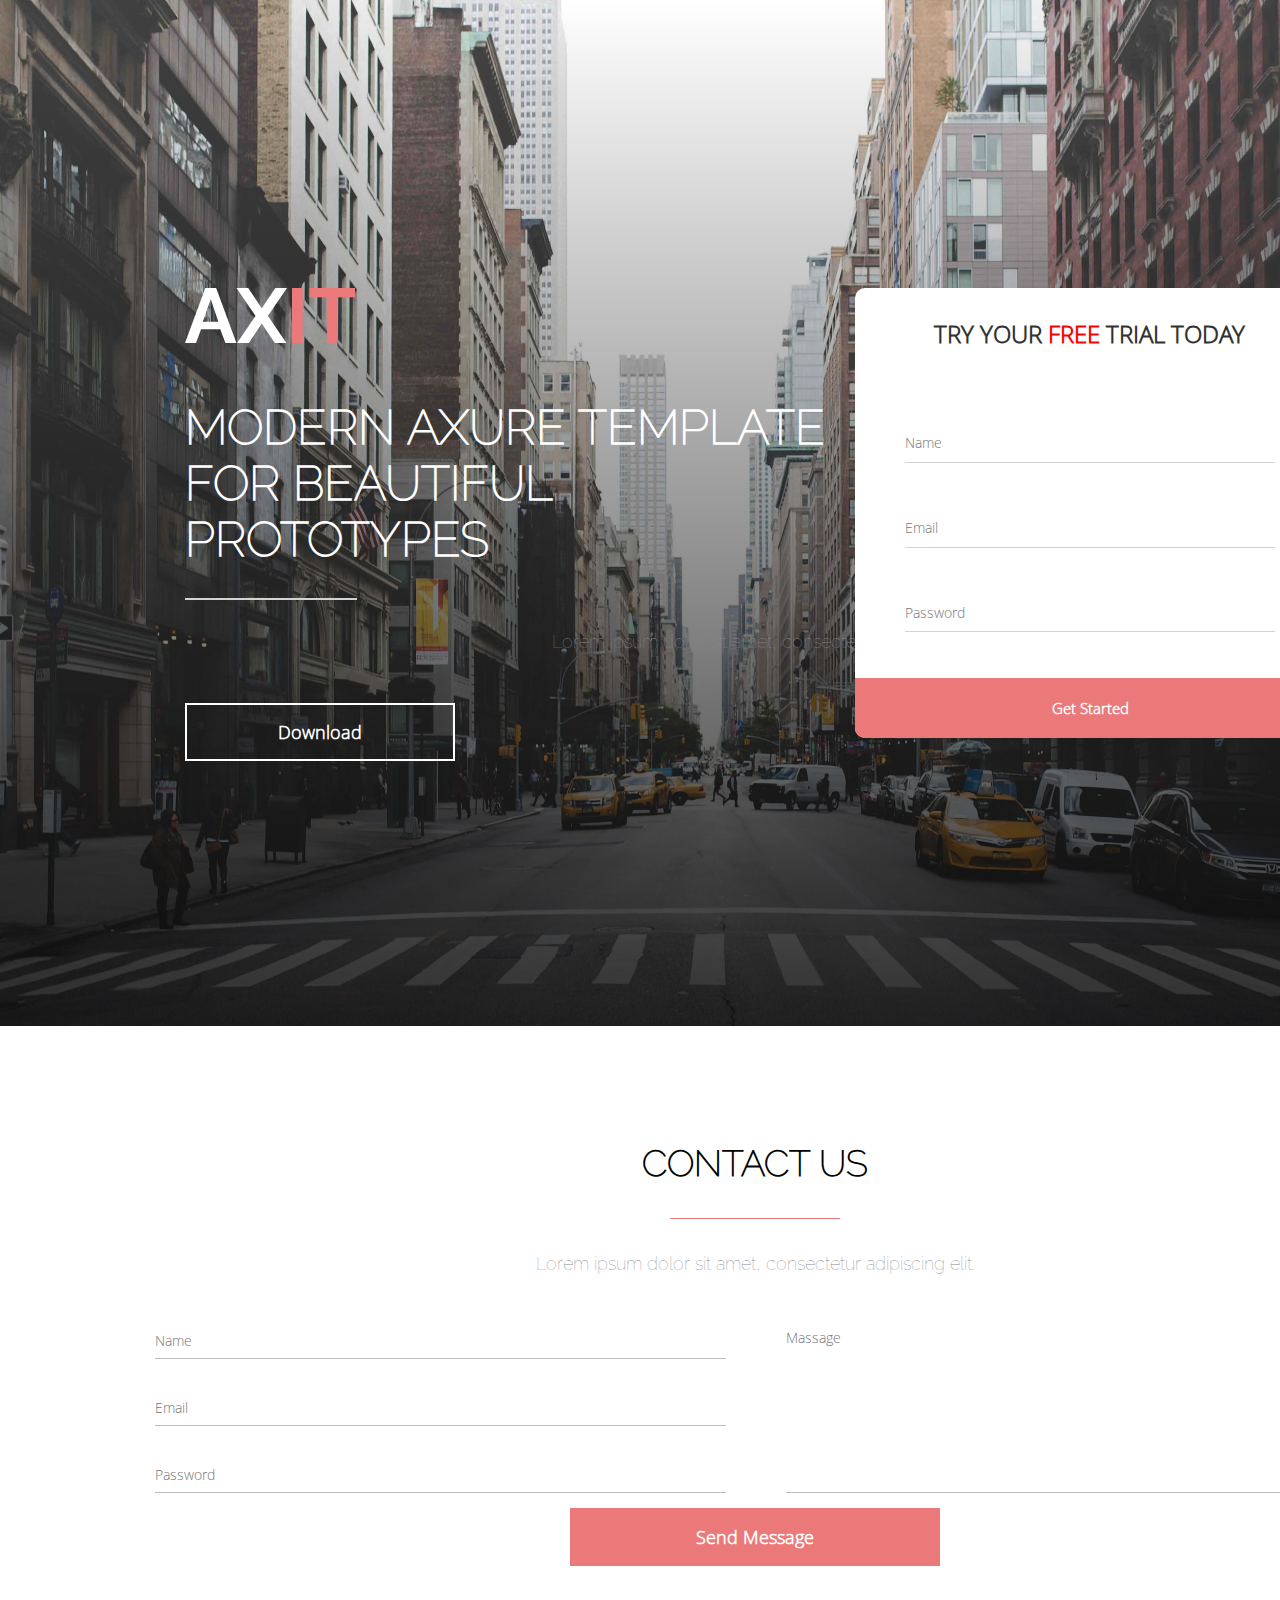
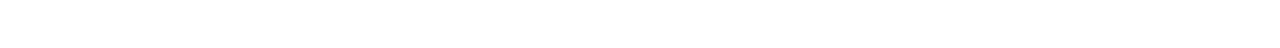
<file: index.html>
<!DOCTYPE html>
<html lang="en">
<head>
    <meta charset="UTF-8">
    <meta http-equiv="X-UA-Compatible" content="IE=edge">
    <meta name="viewport" content="width=device-width, initial-scale=1.0">
    <title>Document</title>
    <link rel="stylesheet" href="./style.css">
</head>
<body>
    <div class="banner">
        <div class="axit">
            <div class="biglogo">
                <img src="./img/logo.png" alt="axit" class="logo">
            </div>
            <div class="product">
                <h1 class="h1">MODERN AXURE TEMPLATE FOR BEAUTIFUL PROTOTYPES</h1>
            </div>
            <div class="line1"></div>
            <div class="dh5">
                <h5 class="lorem">Lorem ipsum dolor sit amet, consectetur adipiscing elit</h5>
            </div>
            <div class="btn1">
                <button class="btna">Download</button>
            </div>
        </div>
        <div class="reg">
            <div class="h4">
                <h4>Try Your <span class="red">FREE</span> Trial Today</h4>
            </div>
            <input type="text" placeholder="Name" class="input">
            <input type="email" placeholder="Email" class="input">
            <input type="password" placeholder="Password" class="input">
            <div class="btn2">
                <button class="gs">Get Started</button>
            </div>
        </div>
    </div>
    <div class="contactus">
        <div class="txtcontact">
            <h2 class="contact">contact us</h2>
            <div class="line2"></div>
            <h5 class="lorem">Lorem ipsum dolor sit amet, consectetur adipiscing elit.</h5>
        </div>
        <div class="contactdata">
            <div class="contactdataleft">
                <input type="text" class="inpt" placeholder="Name">
                <input type="email" class="inpt" placeholder="Email">
                <input type="password" class="inpt" placeholder="Password">
            </div>            
            <textarea placeholder="Massage"></textarea>
        </div>
        <div class="btnsm">
            <button class="sendmss">Send Message</button>
        </div>    
    </div>
    
</body>
</html>
</file>
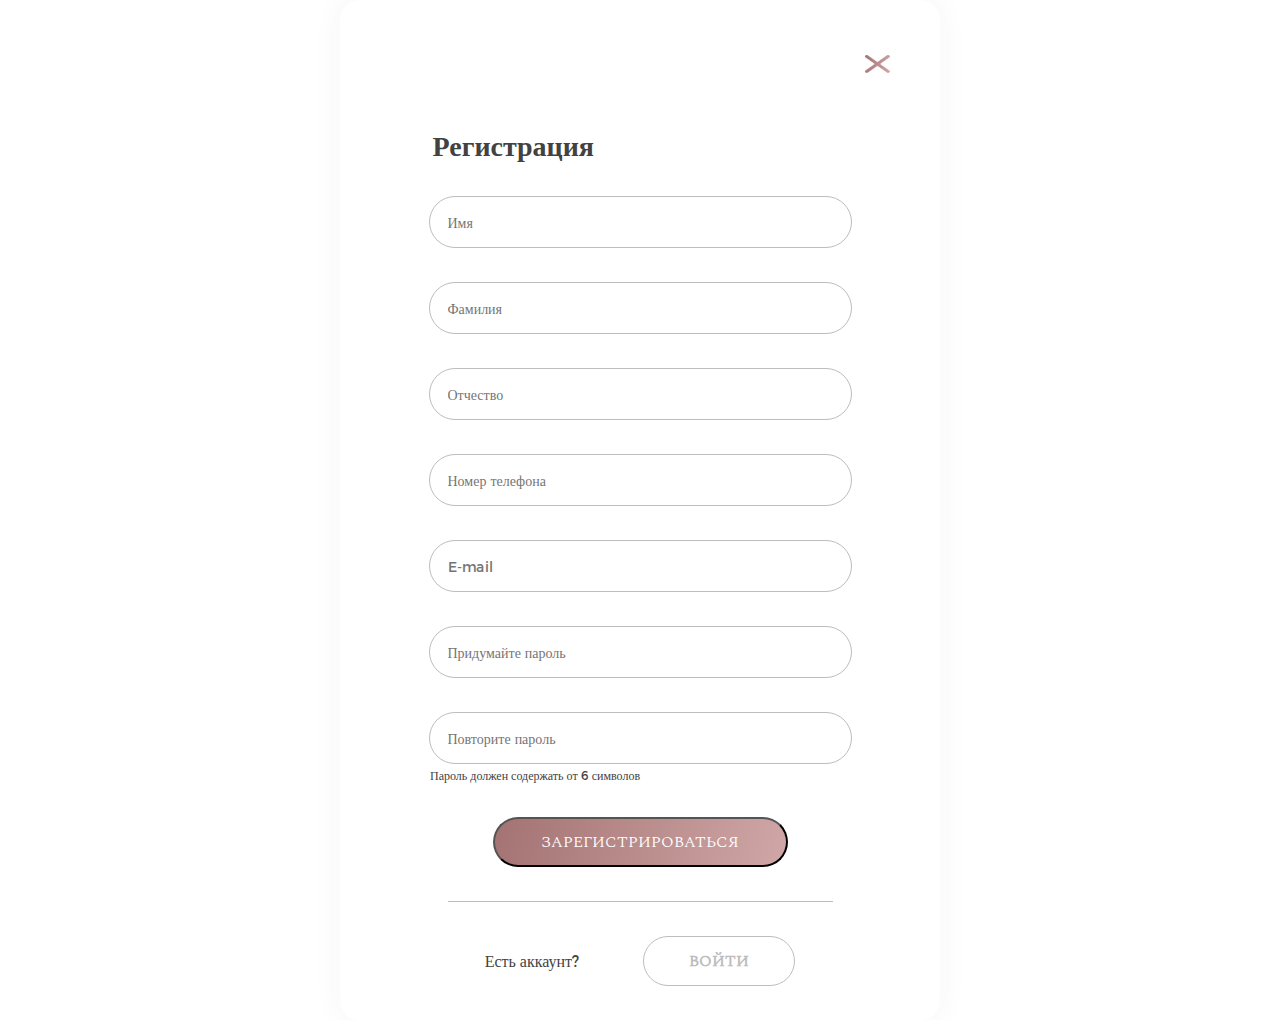
<file: index2.html>
<!DOCTYPE html>
<html lang="en">
<head>
    <meta charset="UTF-8">
    <meta http-equiv="X-UA-Compatible" content="IE=edge">
    <meta name="viewport" content="width=device-width, initial-scale=1.0">
    <title>Document</title>
    <link rel="stylesheet" href="./style2.css">
</head>
<body>
    <div class="registration">
        <button class="cross" type="button"><img src="./img/bi_plus.png" alt="cross"></button>
        <h3 class="regis">Регистрация</h3>
        <input type="text" placeholder="Имя">
        <input type="text" placeholder="Фамилия">
        <input type="text" placeholder="Отчество">
        <input type="tel" placeholder="Номер телефона">
        <input type="email" placeholder="E-mail">
        <input type="password" class="eyes1" placeholder="Придумайте пароль" min="6">
        <input type="password" class="eyes2" placeholder="Повторите пароль" min="6" id="eye"><label for="eye">Пароль должен содержать от 6 символов</label>
        <div class="btnreg">
            <button class="reg">Зарегистрироваться</button>
        </div>
        <div class="line"></div>
        <div class="underline">
            <h5 class="ha">Есть аккаунт? </h5>
            <button class="enter">войти</button>
        </div>
    </div>
</body>
</html>
</file>
<file: style.css>
@font-face {
    font-family: 'Raleway';
    font-style: normal;
    font-weight: normal;
    src: local('Raleway'),
        url('./Raleway-Thin.woff2') format('woff2'),
        url('./Raleway-Thin.woff') format('woff'),
        url('./Raleway-Thin.ttf') format('ttf'),
        url('./Raleway-Thin.eot') format('eot');
}
@font-face {
    font-family: 'Open Sans';
    font-style: normal;
    font-weight: normal;
    src: local('Open Sans'),
        url('./OpenSans-Light.woff2') format('woff2'),
        url('./OpenSans-Light.woff') format('woff'),
        url('./OpenSans-Light.ttf') format('ttf'),
        url('./OpenSans-Light.eot') format('eot');
}
*{
    margin: 0%;
    padding: 0%;
    
}
.banner{
    width: 1510px;
    height: 1026px;
    background: linear-gradient(rgba(255, 255, 255, -2), rgba(0, 0, 0, 0.8)),
    url('./img/bg1.png');
    display: flex;
    flex-direction: row;
    justify-content: center;
    align-items: center;
}
.axit{
    width: 670px;
    height: 558px;
    display: flex;
    flex-direction: column;
    justify-content: space-evenly;
}
.logo{
    width:270px;
    height: 100px;
}
.product{
    width: 670px;
    height: 168px;
}
.h1{    
    color: white;
    font-family: 'Raleway';
    font-style: normal;
    font-weight: 900;
    font-size: 48px;
    line-height: 56px;
}
.line1{
    width: 170px;
    border: 1px solid lightgray;
}
.dh5{
    width: 270px;
    height: 42px;
    color: white;
    font-family: 'Raleway';
    font-style: normal;
    font-weight: 400;
    font-size: 18px;
    line-height: 21px;
}
.btna{
    width: 270px;
    height: 58px;
    border: 2px solid #FFFFFF;
    background: transparent;
    font-family: 'Open Sans';
    font-style: normal;
    font-weight: 600;
    font-size: 18px;
    line-height: 25px;
    text-transform: capitalize;
    color: #FFFFFF;
}
.btna:hover{
    background: lightgray;
    color: black;
}
.reg{
    width: 470px;
    height: 450px;
    background: white;
    border-radius: 10px;
    display: flex;
    flex-direction: column;
    justify-content: space-between;
    align-items: center;
}
.h4{
    width: 312px;
    height: 90px;
    font-family: 'Open Sans';
    font-style: normal;
    font-weight: 700;
    font-size: 24px;
    line-height: 33px;
    display: flex;
    align-items: center;
    text-align: center;
    text-transform: uppercase;
    color: #333333;
}
.red{
    color: red;
}
.input{
    width: 370px;
    height: 38px;
    border: 0px;
    border-bottom: 1px solid lightgray;
    font-family: 'Open Sans';
    font-style: normal;
    font-weight: 400;
    font-size: 14px;
    line-height: 19px;
    color: #BDBDBD;
}
.gs{
    width: 470px;
    height: 60px;
    background: #EC7979;
    border-radius: 0px 0px 10px 10px;
    font-family: 'Open Sans';
    font-style: normal;
    font-weight: 600;
    font-size: 15px;
    line-height: 20px;
    color: white;
    border: 0px;
}
.gs:hover{
    background: darkred;
}
.contactus{
    width: 1510px;
    height: 622px;
    display: flex;
    flex-direction: column;
    justify-content: center;
    align-items: center;
}
.txtcontact{
    height: 200px;
    display: flex;
    justify-content: space-evenly;
    align-items: center;
    flex-direction: column;
}
.contact{
    width: 1170px;
    display: flex;
    justify-content: center;
    align-items: center;
    font-family: 'Raleway';
    font-size: 36px;
    line-height: 42px;
    text-transform: uppercase;
    color: #000000;
}
.line2{
    width: 170px;
    border-top: 1px solid #EC7979;
    display: flex;
    justify-content: center;
}
.lorem{
    width: 1170px;
    height: 21px;
    display: flex;
    justify-content: center;
    align-items: center;
    font-family: 'Raleway';
    font-style: normal;
    font-weight: 400;
    font-size: 18px;
    line-height: 21px;
    color: #86878B;
}
.contactdata{
    width: 1200px;
    display: flex;
    flex-direction: row;
    justify-content: space-between;
}
.contactdataleft{
    width: 571px;
    height: 200px;
    display: flex;
    flex-direction: column;
    justify-content: space-around;
}
.inpt{
    width: 571px;
    height: 35px;
    border: 0px;
    border-bottom: 1px solid #BDBDBD ;
    color: #BDBDBD;
    font-family: 'Open Sans';
    font-style: normal;
    font-weight: 400;
    font-size: 14px;
    line-height: 19px;
}
textarea{
    padding-top: 20px;
    width: 569px;
    height: 164px;
    border:0px;
    border-bottom:1px solid #BDBDBD;;
    resize: none;
    font-family: 'Open Sans';
    font-style: normal;
    font-weight: 400;
    font-size: 14px;
    line-height: 19px;
}
.sendmss{
    width: 370px;
    height: 58px;
    background: #EC7979;
    border: 0px;
    font-family: 'Open Sans';
    font-style: normal;
    font-weight: 600;
    font-size: 18px;
    line-height: 25px;
    color: white;
}
.sendmss:hover{
    background: darkred;
}
</file>
<file: style2.css>
@font-face {
    font-family: 'Montserrat';
    font-style: normal;
    font-weight: normal;
    src: local('Montserrat'),
        url('./Montserrat/Montserrat.woff2') format('woff2'),
        url('./Montserrat/Montserrat.woff') format('woff'),
        url('./Montserrat/Montserrat.ttf') format('ttf'),
        url('./Montserrat/Montserrat.eot') format('eot');
}
@font-face {
    font-family: 'Spectral SC';
    font-style: normal;
    font-weight: normal;
    src: local('Spectral SC'),
        url('./SpectralSC/Spectral\ SC\ Light.woff2') format('woff2'),
        url('./SpectralSC/Spectral\ SC\ Light.woff') format('woff'),
        url('./SpectralSC/Spectral\ SC\ Light.ttf') format('ttf'),
        url('./SpectralSC/Spectral\ SC\ Light.eot') format('eot');
}
*{
    margin: 0px;
    padding: 0px;
}
.registration{
    width: 600px;
    height: 1020px;
    margin: auto;
    display: flex;
    flex-direction: column;
    justify-content: space-evenly;
    align-items: center;
    background: #FFFFFF;
    box-shadow: 0px 0px 30px rgba(68, 68, 68, 0.05);
    border-radius: 20px;
}
.cross{
    width: 60px;
    height: 60px;
    border: 0px;
    background: none;
    display: flex;
    justify-content: flex-end;
    position: relative;
    left: 250px;
}
.regis{
    width: 415px;
    height: 34px;
    font-family: 'Montserrat';
    font-style: normal;
    font-weight: 600;
    font-size: 28px;
    line-height: 34px;
    color: #424242;
}
input{
    width: 385px;
    height: 50px;
    border: 1px solid #BDBDBD;
    border-radius: 83px;
    padding: 0 3%;
    font-family: 'Montserrat';
    font-style: normal;
    font-weight: 400;
    font-size: 14px;
    line-height: 17px;
    color: #BDBDBD;
}
label{
    width: 420px;
    height: 15px;
    font-family: 'Montserrat';
    font-style: normal;
    font-weight: 400;
    font-size: 12px;
    line-height: 125%;
    color: #424242;
    margin-top: -30px;
}
.btnreg{
    display: flex;
    justify-content: center;
    align-items: center;
}
.reg{
    width: 295px;
    height: 50px;
    background: linear-gradient(102.48deg, #976464 -29.03%, #CFA5A5 97.75%);
    border-radius: 49px;    
    font-family: 'Spectral SC';
    font-style: normal;
    font-weight: 400;
    font-size: 16px;
    line-height: 24px;
    text-transform: uppercase;
    color: #FFFFFF;
}
.reg:hover{
    background: linear-gradient(102.48deg, #7B4646 -29.03%, #ad5f5f 97.75%);
}
.reg:active{
    background: none;
    background: linear-gradient(102.48deg, #976464 -29.03%, #CFA5A5 97.75%);
    -webkit-background-clip: text;
    -webkit-text-fill-color: transparent;
    background-clip: text;
}

.line{
    width: 385px;
    border-bottom: 1px solid #BDBDBD;
}
.underline{
    width: 400px;
    display: flex;
    flex-direction: row;
    justify-content: space-evenly;
    align-items: center;
}
.ha{
    width: 114px;
    height: 20px;
    font-family: 'Montserrat';
    font-style: normal;
    font-weight: 400;
    font-size: 16px;
    line-height: 20px;
    color: #424242;
}
.enter{
    width: 152px;
    height: 50px;
    border: 1px solid #BDBDBD;
    border-radius: 49px;
    background: white;
    font-family: 'Spectral SC';
    font-style: normal;
    font-weight: 600;
    font-size: 16px;
    line-height: 24px;
    text-transform: uppercase;
    color: #BDBDBD;
}
.enter:hover{
    background: linear-gradient(102.48deg, #976464 -29.03%, #CFA5A5 97.75%);
    -webkit-background-clip: text;
    
    background-clip: text;
}
.enter:active{
    color: white;
    background: linear-gradient(102.48deg, #976464 -29.03%, #CFA5A5 97.75%);    
}
</file>
